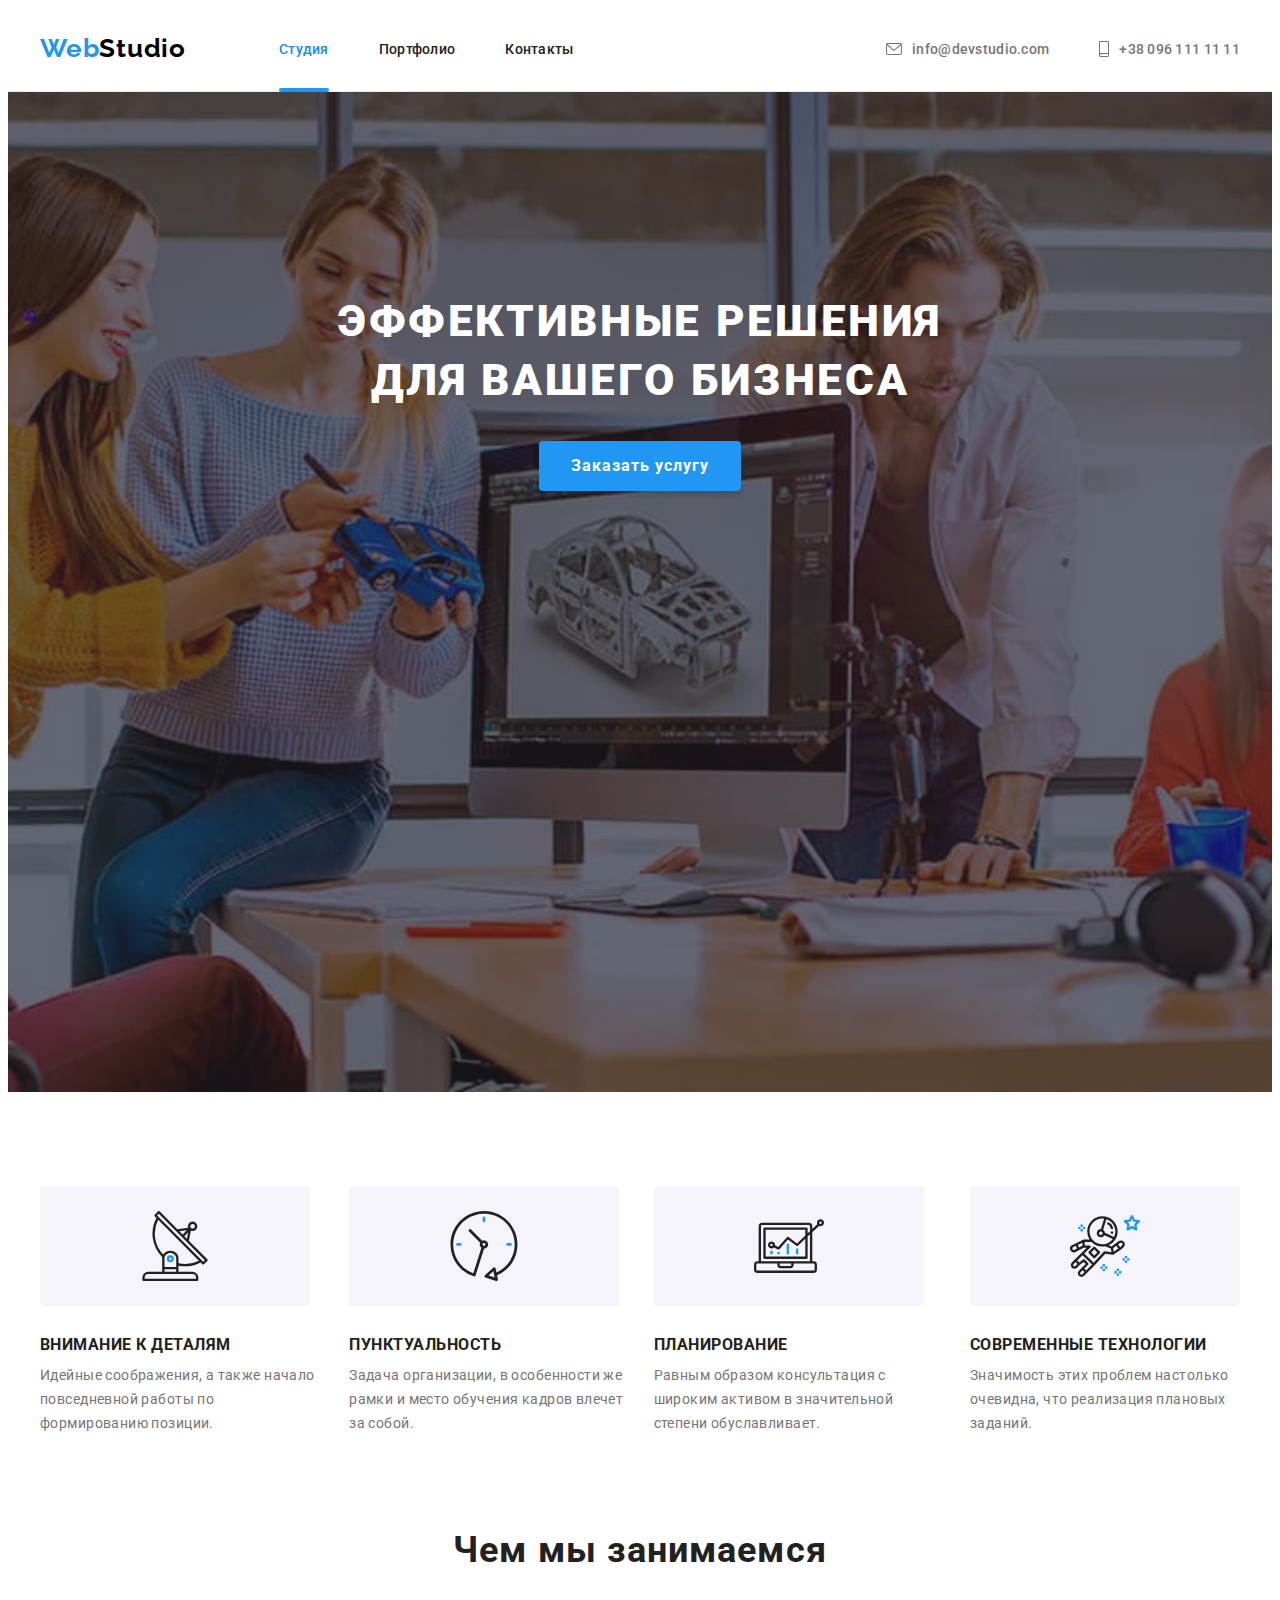
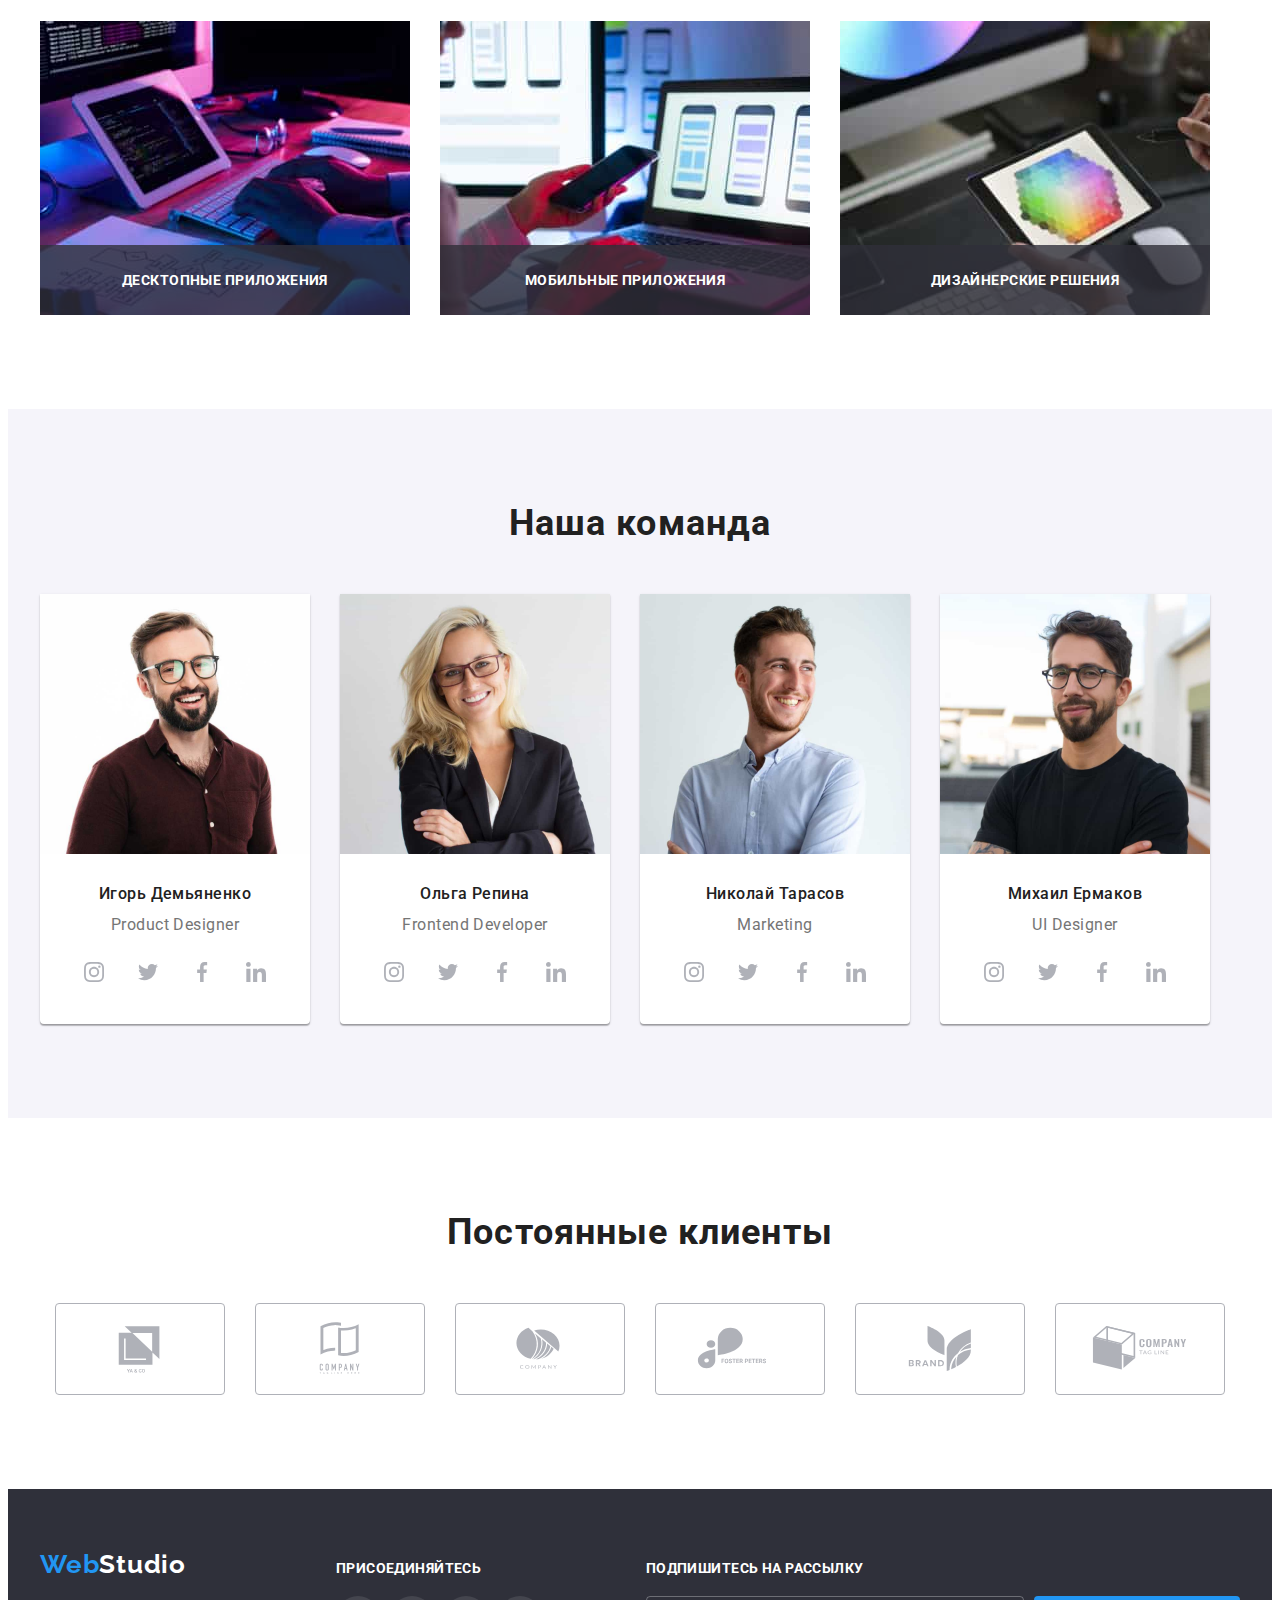
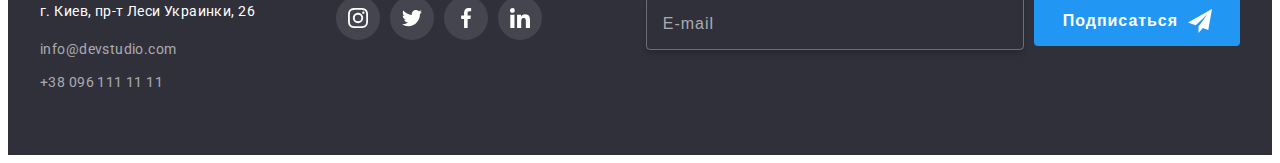
<file: index.html>
<!DOCTYPE html>
<html lang="ru">
  <head>
    <meta charset="UTF-8" />
    <meta http-equiv="X-UA-Compatible" content="IE=edge" />
    <meta name="viewport" content="width=device-width, initial-scale=1.0" />
    <title>Студия</title>
    <link
      rel="stylesheet"
      href="https://cdnjs.cloudflare.com/ajax/libs/modern-normalize/1.1.0/modern-normalize.min.css"
      integrity="sha512-wpPYUAdjBVSE4KJnH1VR1HeZfpl1ub8YT/NKx4PuQ5NmX2tKuGu6U/JRp5y+Y8XG2tV+wKQpNHVUX03MfMFn9Q=="
      crossorigin="anonymous"
      referrerpolicy="no-referrer"
    />

    <link rel="preconnect" href="https://fonts.googleapis.com" />
    <link rel="preconnect" href="https://fonts.gstatic.com" crossorigin />
    <link
      href="https://fonts.googleapis.com/css2?family=Raleway:wght@700&family=Roboto:wght@400;500;700;900&display=swap"
      rel="stylesheet"
    />
    <link rel="stylesheet" href="./css/styles.css" />
  </head>
  <body>
    <!-- Хедер -->
    <header class="header">
      <div class="container header-container">
        <nav class="navigation">
          <a href="./index.html" class="logo"
            ><span class="logo-first-part">Web</span>Studio</a
          >
          <ul class="navigation-list list">
            <li class="navigation-item">
              <a href="./index.html" class="navigation-link active-page"
                >Студия</a
              >
            </li>
            <li class="navigation-item">
              <a href="./portfolio.html" class="navigation-link">Портфолио</a>
            </li>
            <li class="navigation-item">
              <a href="" class="navigation-link">Контакты</a>
            </li>
          </ul>
        </nav>
        <ul class="navigation-list-mail list">
          <li class="navigation-item-mail">
            <a href="mailto:info@devstudio.com" class="navigation-link-mail">
              <svg class="icon-navigation" width="16" height="12">
                <use href="./images/icons.svg#icon-envelope"></use></svg>info@devstudio.com</a>
          </li>
          <li class="navigation-item-mail">
            <a href="tel:+380961111111" class="navigation-link-mail">
              <svg class="icon-navigation" width="10" height="16">
                <use href="./images/icons.svg#icon-smartphone"></use></svg>+38 096 111 11 11</a>
          </li>
        </ul>
      </div>
    </header>

    <main>
      <!-- секция1 -->

      <section class="hero ">
          <div class="container">
              <h1 class="hero-title">
                Эффективные решения <br />
                для вашего бизнеса
              </h1>
              <button type="button" class="hero-btn" data-modal-open>Заказать услугу</button>
            </div>
      </section>

      <!-- секция2 -->

      <section class="features section">
        <div class="container">
          <h2 hidden>Особенности</h2>
          <ul class="features-list list">
            <li class="features-item">
              <div class="features-background-icon">
                <svg class="features-icon" width="70px" height="70px">
                  <use href="./images/icons.svg#icon-features-antenna"></use>
                </svg>
              </div>
              <h3 class="features-title">Внимание к деталям</h3>
              <p class="features-text">
                Идейные соображения, а также начало повседневной работы по
                формированию позиции.
              </p>
            </li>
            <li class="features-item">
              <div class="features-background-icon">
                <svg class="features-icon" width="70px" height="70px">
                  <use href="./images/icons.svg#icon-features-clock"></use>
                </svg>
              </div>
              <h3 class="features-title">Пунктуальность</h3>
              <p class="features-text">
                Задача организации, в особенности же рамки и место обучения
                кадров влечет за собой.
              </p>
            </li>
            <li class="features-item">
              <div class="features-background-icon">
                <svg class="features-icon" width="70px" height="70px">
                  <use href="./images/icons.svg#icon-features-diagram"></use>
                </svg>
              </div>
              <h3 class="features-title">Планирование</h3>
              <p class="features-text">
                Равным образом консультация с широким активом в значительной
                степени обуславливает.
              </p>
            </li>
            <li class="features-item">
              <div class="features-background-icon">
                <svg class="features-icon" width="70px" height="70px">
                  <use href="./images/icons.svg#icon-features-astronaut"></use>
                </svg>
              </div>
              <h3 class="features-title">Современные технологии</h3>
              <p class="features-text">
                Значимость этих проблем настолько очевидна, что реализация
                плановых заданий.
              </p>
            </li>
          </ul>
        </div>
      </section>

      <!-- секция3 -->

      <section class="work work-section">
        <div class="container">
          <h2 class="work-title">Чем мы занимаемся</h2>
          <ul class="work-list list">
            <li class="work-item">
              <div class="work-thumb">
                <img
                src="./images/box1.jpg"
                alt="работа за клавиатурой"
                width="370"
                height="294"
                class="work-img"
              />
              <p class="work-thumb-title">Десктопные приложения</p>
            </div>
            
            </li>
            <li class="work-item">
              <div class="work-thumb">
              <img
                src="./images/box2.jpg"
                alt="работа за ноутбуком"
                width="370"
                height="294"
                class="work-img"
              />
              <p class="work-thumb-title">Мобильные приложения</p>
            </div>
          </li>
            <li class="work-item">
              <div class="work-thumb">
              <img
                src="./images/box3.jpg"
                alt="работа за планшетом"
                width="370"
                height="294"
                class="work-img"
              />
              <p class="work-thumb-title">Дизайнерские решения</p>
            </div>
            </li>
          </ul>
        </div>
      </section>

      <!-- секция4 -->
      <section class="team section">
        <div class="container">
          <h2 class="team-title">Наша команда</h2>
          <ul class="team-list list">
            <li class="team-item">
              <img
                src="./images/product-designer.jpg"
                alt="фото Игоря"
                width="270"
                height="260"
                class="team-img"
              />
              <div class="container-team-img">
                <h3 class="team-name">Игорь Демьяненко</h3>
                <p lang="en" class="team-profession">Product Designer</p>
                <ul class="team-social-list list">
                  <li class="team-social-item">
                    <a href="" class="team-social-link">
                      <svg class="team-social-icon" width="20" height="20">
                        <use href="./images/icons.svg#icon-instagram"></use>
                      </svg>
                    </a>
                  </li>
                  <li class="team-social-item">
                    <a href="" class="team-social-link">
                      <svg class="team-social-icon" width="20" height="20">
                        <use href="./images/icons.svg#icon-twitter"></use>
                      </svg>
                    </a>
                  </li>
                  <li class="team-social-item">
                    <a href="" class="team-social-link">
                      <svg class="team-social-icon" width="20" height="20">
                        <use href="./images/icons.svg#icon-facebook"></use>
                      </svg>
                    </a>
                  </li>
                  <li class="team-social-item">
                    <a href="" class="team-social-link">
                      <svg class="team-social-icon" width="20" height="20">
                        <use href="./images/icons.svg#icon-linkedin"></use>
                      </svg>
                    </a>
                  </li>
                </ul>
              </div>
            </li>
            <li class="team-item">
              <img
                src="./images/frontend-developer.jpg"
                alt="фото Ольги"
                width="270"
                height="260"
                class="team-img"
              />
              <div class="container-team-img">
                <h3 class="team-name">Ольга Репина</h3>
                <p lang="en" class="team-profession">Frontend Developer</p>
                <ul class="team-social-list list">
                  <li class="team-social-item">
                    <a href="" class="team-social-link">
                      <svg class="team-social-icon" width="20" height="20">
                        <use href="./images/icons.svg#icon-instagram"></use>
                      </svg>
                    </a>
                  </li>
                  <li class="team-social-item">
                    <a href="" class="team-social-link">
                      <svg class="team-social-icon" width="20" height="20">
                        <use href="./images/icons.svg#icon-twitter"></use>
                      </svg>
                    </a>
                  </li>
                  <li class="team-social-item">
                    <a href="" class="team-social-link">
                      <svg class="team-social-icon" width="20" height="20">
                        <use href="./images/icons.svg#icon-facebook"></use>
                      </svg>
                    </a>
                  </li>
                  <li class="team-social-item">
                    <a href="" class="team-social-link">
                      <svg class="team-social-icon" width="20" height="20">
                        <use href="./images/icons.svg#icon-linkedin"></use>
                      </svg>
                    </a>
                  </li>
                </ul>
              </div>
            </li>
            <li class="team-item">
              <img
                src="./images/marketing.jpg"
                alt="фото Николая"
                width="270"
                height="260"
                class="team-img"
              />
              <div class="container-team-img">
                <h3 class="team-name">Николай Тарасов</h3>
                <p lang="en" class="team-profession">Marketing</p>
                <ul class="team-social-list list">
                  <li class="team-social-item">
                    <a href="" class="team-social-link">
                      <svg class="team-social-icon" width="20" height="20">
                        <use href="./images/icons.svg#icon-instagram"></use>
                      </svg>
                    </a>
                  </li>
                  <li class="team-social-item">
                    <a href="" class="team-social-link">
                      <svg class="team-social-icon" width="20" height="20">
                        <use href="./images/icons.svg#icon-twitter"></use>
                      </svg>
                    </a>
                  </li>
                  <li class="team-social-item">
                    <a href="" class="team-social-link">
                      <svg class="team-social-icon" width="20" height="20">
                        <use href="./images/icons.svg#icon-facebook"></use>
                      </svg>
                    </a>
                  </li>
                  <li class="team-social-item">
                    <a href="" class="team-social-link">
                      <svg class="team-social-icon" width="20" height="20">
                        <use href="./images/icons.svg#icon-linkedin"></use>
                      </svg>
                    </a>
                  </li>
                </ul>
              </div>
            </li>
            <li class="team-item">
              <img
                src="./images/ui-designer.jpg"
                alt="фото Михаила"
                width="270"
                height="260"
                class="team-img"
              />
              <div class="container-team-img">
                <h3 class="team-name">Михаил Ермаков</h3>
                <p lang="en" class="team-profession">UI Designer</p>
                <ul class="team-social-list list">
                  <li class="team-social-item">
                    <a href="" class="team-social-link">
                      <svg class="team-social-icon" width="20" height="20">
                        <use href="./images/icons.svg#icon-instagram"></use>
                      </svg>
                    </a>
                  </li>
                  <li class="team-social-item">
                    <a href="" class="team-social-link">
                      <svg class="team-social-icon" width="20" height="20">
                        <use href="./images/icons.svg#icon-twitter"></use>
                      </svg>
                    </a>
                  </li>
                  <li class="team-social-item">
                    <a href="" class="team-social-link">
                      <svg class="team-social-icon" width="20" height="20">
                        <use href="./images/icons.svg#icon-facebook"></use>
                      </svg>
                    </a>
                  </li>
                  <li class="team-social-item">
                    <a href="" class="team-social-link">
                      <svg class="team-social-icon" width="20" height="20">
                        <use href="./images/icons.svg#icon-linkedin"></use>
                      </svg>
                    </a>
                  </li>
                </ul>
              </div>
            </li>
          </ul>
        </div>
      </section>
      <!--Секция 5-->
      <section class="clients section">
        <div class="container">
          <h2 class="clients-title">Постоянные клиенты</h2>
          <ul class="clients-list list">
            <li class="clients-item">
              <a class="client-link" href="">
                <svg class="client-icon" width="106" height="60">
                  <use href="./images/icons.svg#icon-client-1"></use>
                </svg>
              </a>
            </li>
            <li class="clients-item">
              <a href="" class="client-link">
                <svg class="client-icon" width="106" height="60">
                  <use href="./images/icons.svg#icon-client-2"></use>
                </svg>
              </a>
            </li>
            <li class="clients-item">
              <a href="" class="client-link">
                <svg class="client-icon" width="106" height="60">
                  <use href="./images/icons.svg#icon-client-3"></use>
                </svg>
              </a>
            </li>
            <li class="clients-item">
              <a href="" class="client-link">
                <svg class="client-icon" width="106" height="60">
                  <use href="./images/icons.svg#icon-client-4"></use>
                </svg>
              </a>
            </li>
            <li class="clients-item">
              <a href="" class="client-link">
                <svg class="client-icon" width="106" height="60">
                  <use href="./images/icons.svg#icon-client-5"></use>
                </svg>
              </a>
            </li>
            <li class="clients-item">
              <a href="" class="client-link">
                <svg class="client-icon" width="106" height="60">
                  <use href="./images/icons.svg#icon-client-6"></use>
                </svg>
              </a>
            </li>
          </ul>
        </div>
      </section>
    </main>

    <!-- подвал -->
    <footer class="footer">
      <div class="container-footer container">
        <div class="container-logo">
          <a href="./index.html" class="footer-logo"
            ><span class="logo-first-part">Web</span>Studio</a
          >
          <address class="footer-address">
            <ul class="address-list list">
              <li class="address-item">
                <p class="address-item-map">г. Киев, пр-т Леси Украинки, 26</p>
              </li>
              <li class="address-item">
                <a href="mailto:info@devstudio.com" class="address-link-mail"
                  >info@devstudio.com</a
                >
              </li>
              <li class="address-item">
                <a href="tel:+380961111111" class="address-link-mail"
                  >+38 096 111 11 11</a
                >
              </li>
            </ul>
          </address>
        </div>
        <div class="footer-social">
          <p class="footer-social-title">присоединяйтесь</p>
          <ul class="footer-social-list list">
            <li class="footer-social-item">
              <a href="" class="footer-social-link">
                <svg class="footer-social-icon" width="20" height="20">
                  <use href="./images/icons.svg#icon-instagram"></use>
                </svg>
              </a>
            </li>
            <li class="footer-social-item">
              <a href="" class="footer-social-link">
                <svg class="footer-social-icon" width="20" height="20">
                  <use href="./images/icons.svg#icon-twitter"></use>
                </svg>
              </a>
            </li>
            <li class="footer-social-item">
              <a href="" class="footer-social-link">
                <svg class="footer-social-icon" width="20" height="20">
                  <use href="./images/icons.svg#icon-facebook"></use>
                </svg>
              </a>
            </li>
            <li class="footer-social-item">
              <a href="" class="footer-social-link">
                <svg class="footer-social-icon" width="20" height="20">
                  <use href="./images/icons.svg#icon-linkedin"></use>
                </svg>
              </a>
            </li>
          </ul>
        </div>
        <div class="footer-mailing">
          <p class="footer-mailing-title">Подпишитесь на рассылку</p>
          <form class="footer-mail-btn">
            <label class="mail-input">
              <input type="email" class="mail-enter" name="email" placeholder="E-mail">
            </label>
            <button type="submit" class="btn-send">Подписаться
              <svg class="btn-send-icon" width="24" height="24">
                <use href="./images/icons.svg#icon-send"></use>
              </svg>
            </button>
          </form>
        </div>
      </div>
    </footer>

    <div class="backdrop is-hidden" data-modal>
      <div class="modal">
        <button type="button" class="modal-close" data-modal-close>
        <svg class="modal-icon" width="18" height="18">
          <use href="./images/icons.svg#icon-close"></use>
        </svg>
      </button>
      <p class="modal-text">Оставьте свои данные, мы вам перезвоним</p>
      
      <form class="form">
        <label class="form-field">Имя<span class="form-wrapper">
            <input class="form-input" type="text" name="name">
            <svg class="form-icon" width="18" height="18">
              <use href="./images/icons.svg#icon-person"></use>
            </svg></span></label>
        <label class="form-field">Телефон<span class="form-wrapper">
          <input class="form-input" type="tel" name="tel" >
          <svg class="form-icon" width="18" height="18">
            <use href="./images/icons.svg#icon-phone"></use>
          </svg></span></label>
        <label class="form-field">Почта
          <span class="form-wrapper">
            <input class="form-input" type="text" name="email">
            <svg class="form-icon" width="18" height="18">
              <use href="./images/icons.svg#icon-email"></use>
            </svg></span></label>

        <label class="form-field">Комментарий<textarea class="form-textarea" name="comment" rows="5" placeholder="Введите текст"></textarea>
        </label>
        <label class="form-field agreement">
          <input class="agreement-checkbox visually-hidden" type="checkbox" name="conditions">
          <svg class="agreement-icon agreement-icon-left" width="16" height="15">
            <use href="./images/icons.svg#icon-check"></use>
          </svg>
          <span class="agreement-label">Соглашаюсь с рассылкой и принимаю <a class="agreement-link" href="#">Условия
              договора</a></span>
        </label>
        <button class="form-btn btn" type="submit">Отправить</button>
      </form>
      </div>
    </div>
    <script src="./js/modal.js"></script>
  </body>
</html>
</file>
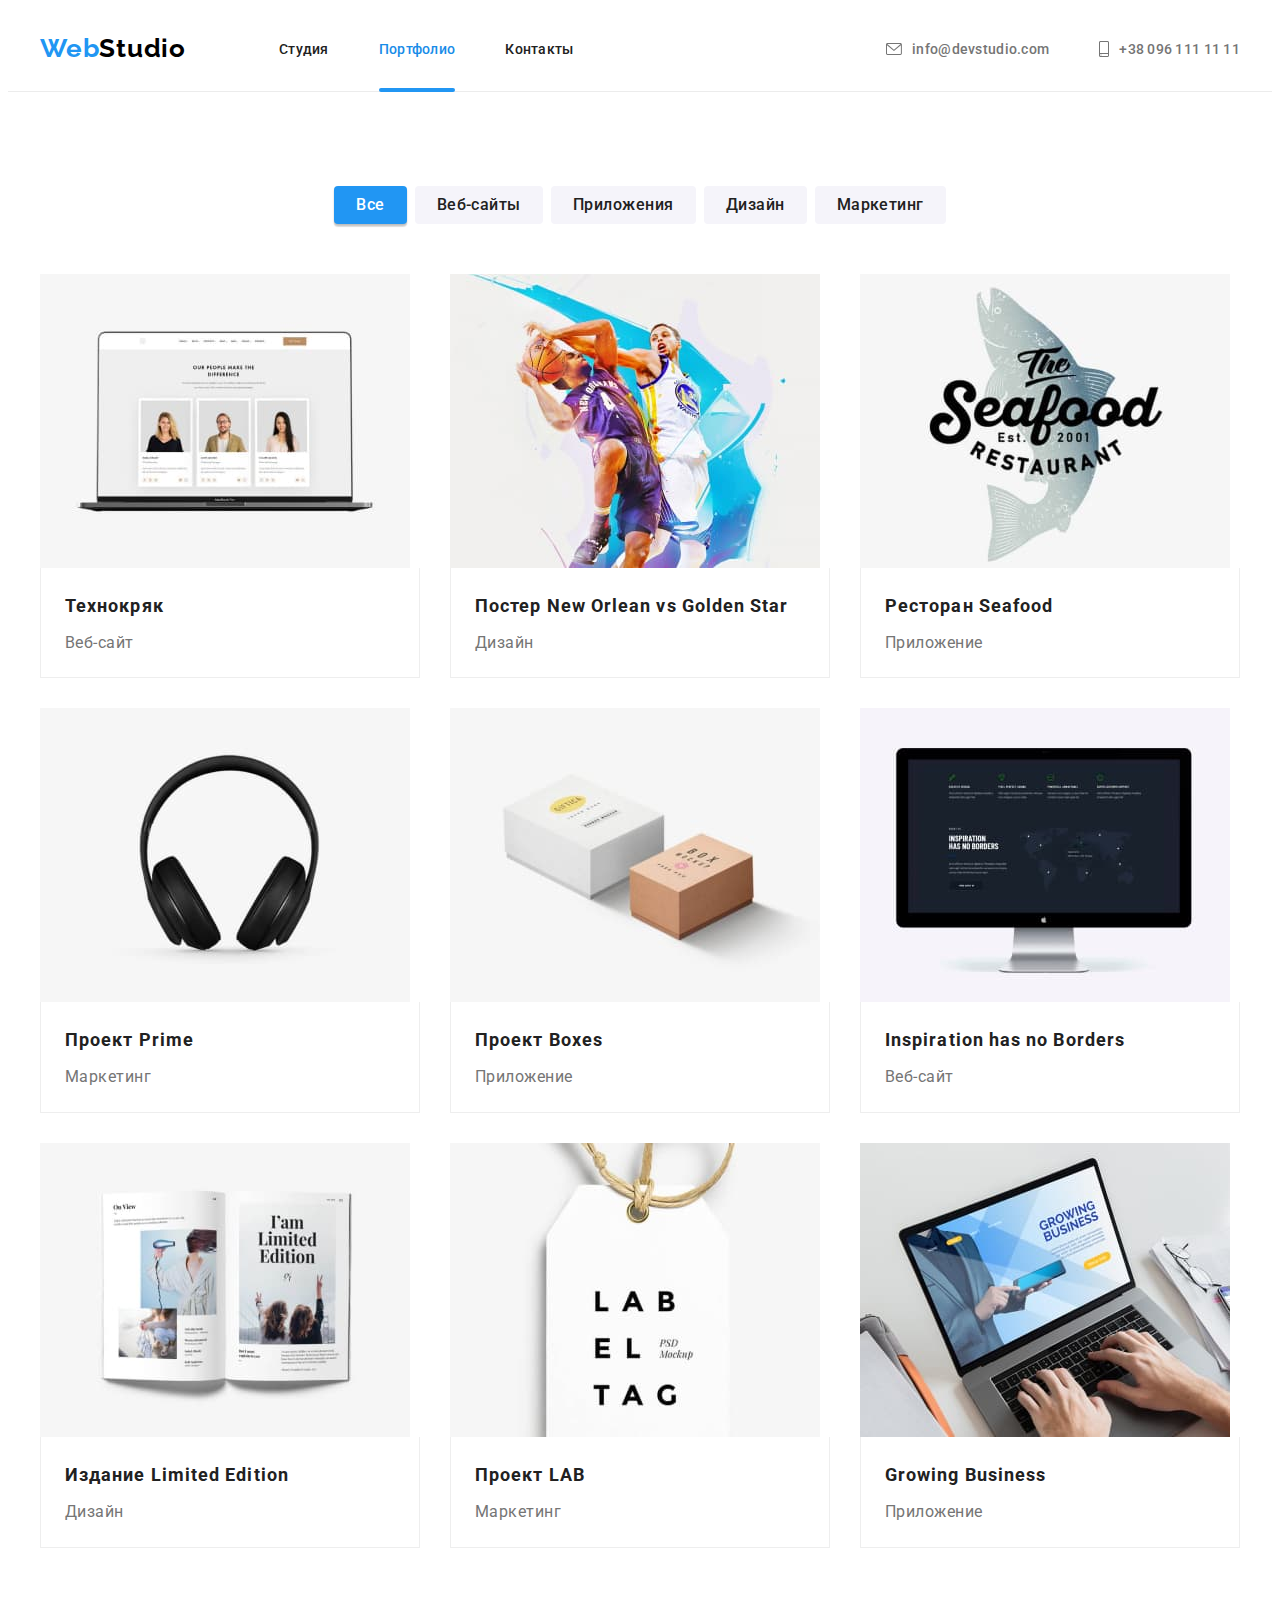
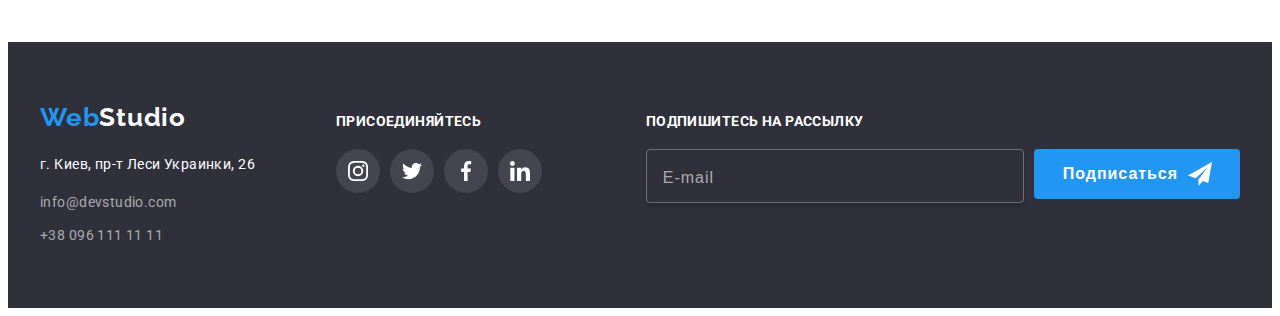
<file: portfolio.html>
<!DOCTYPE html>
<html lang="ru">
  <head>
    <meta charset="UTF-8" />
    <meta http-equiv="X-UA-Compatible" content="IE=edge" />
    <meta name="viewport" content="width=device-width, initial-scale=1.0" />
    <title>Портфолио</title> 
    <link rel="stylesheet" href="https://cdnjs.cloudflare.com/ajax/libs/modern-normalize/1.1.0/modern-normalize.min.css" integrity="sha512-wpPYUAdjBVSE4KJnH1VR1HeZfpl1ub8YT/NKx4PuQ5NmX2tKuGu6U/JRp5y+Y8XG2tV+wKQpNHVUX03MfMFn9Q==" crossorigin="anonymous" referrerpolicy="no-referrer" />
    <link rel="preconnect" href="https://fonts.googleapis.com" />
    <link rel="preconnect" href="https://fonts.gstatic.com" crossorigin />
    <link
      href="https://fonts.googleapis.com/css2?family=Raleway:wght@700&family=Roboto:wght@400;500;700&display=swap"
      rel="stylesheet"
    />
   
    <link rel="stylesheet" href="./css/styles.css" />
  </head>
  <body>
    <!-- Хедер -->
    <header class="header">
      <div class="container header-container">
        <nav class="navigation">
         <a href="./index.html" class="logo"
          ><span class="logo-first-part">Web</span>Studio</a
        > 
        <ul class="navigation-list list">
          <li class="navigation-item">
            <a href="./index.html" class="navigation-link">Студия</a>
          </li>
          <li class="navigation-item">
            <a href="./portfolio.html" class="navigation-link active-page">Портфолио</a>
          </li>
          <li class="navigation-item">
            <a href="" class="navigation-link">Контакты</a>
          </li>
        </ul>
      </nav>
      <ul class="navigation-list-mail list">
        <li class="navigation-item-mail">
          <a href="mailto:info@devstudio.com" class="navigation-link-mail">
            <svg class="icon-navigation" width="16" height="12">
              <use href="./images/icons.svg#icon-envelope"></use></svg>info@devstudio.com</a>
        </li>
        <li class="navigation-item-mail">
          <a href="tel:+380961111111" class="navigation-link-mail">
            <svg class="icon-navigation" width="10" height="16">
              <use href="./images/icons.svg#icon-smartphone"></use></svg>+38 096 111 11 11</a>
        </li>
      </ul>
  </div>
    </header>
    <!--Список услуг-->
    <main >
      <section class="filtres section">
        <div class="container">
        <h1 class="visually-hidden">Список услуг</h1>
          <ul class="filtres-list list">
            <li class="filtres-item"><button type="button" class="filtres-btn current-btn">Все</button></li>
            <li class="filtres-item"><button type="button" class="filtres-btn">Веб-сайты</button></li>
            <li class="filtres-item"><button type="button" class="filtres-btn">Приложения</button></li>
            <li class="filtres-item"><button type="button" class="filtres-btn">Дизайн</button></li>
            <li class="filtres-item"><button type="button" class="filtres-btn">Маркетинг</button></li>
        </ul>
        
        <ul class="portfolio-list list">
          <li class="portfolio-item">
            <a href="" class="portfolio-link">
              <div class="portfolio-thumb">
              <img
                src="./images/portfolio-img1.jpg"
                alt="веб сайт Технокряк"
                width="370"
                height="294"
                class="portfolio-img"
              />
              <div class="portfolio-overlay">           
              <p class="portfolio-description">Технокряк это современная площадка распространения коронавируса. Компании используют эту платформу для цифрового шпионажа и атак на защищённые сервера конкурентов.
              </p>
            </div>
              </div>
              <div class="portfolio-box">
              <h2 class="portfolio-title">Технокряк</h2>
              <p class="portfolio-text">Веб-сайт</p>
            </div>
            </a>
          </li>
          <li class="portfolio-item">
            <a href="" class="portfolio-link">
              <div class="portfolio-thumb">
              <img
                src="./images/portfolio-img2.jpg"
                alt="Постер Нового Орлеана"
                width="370"
                height="294"
                class="portfolio-img"
              />
              <div class="portfolio-overlay"> 
              <p class="portfolio-description">Технокряк это современная площадка распространения коронавируса. Компании используют эту платформу для цифрового шпионажа и атак на защищённые сервера конкурентов.

              </p>
            </div>
              </div>
              <div class="portfolio-box">
              <h2 class="portfolio-title">Постер <span lang="en">New Orlean vs Golden Star</span></h2>
              <p class="portfolio-text">Дизайн</p>
            </div>
            </a>
          </li>
          <li class="portfolio-item">
            <a href="" class="portfolio-link">
              <div class="portfolio-thumb">
              <img
                src="./images/portfolio-img3.jpg"
                alt="Ресторан морской еды"
                width="370"
                height="294"
                class="portfolio-img"
              />
              <div class="portfolio-overlay"> 
              <p class="portfolio-description">Технокряк это современная площадка распространения коронавируса. Компании используют эту платформу для цифрового шпионажа и атак на защищённые сервера конкурентов.

              </p>
            </div>
              </div>
              <div class="portfolio-box">
              <h2 class="portfolio-title">Ресторан <span lang="en">Seafood</span></h2>
              <p class="portfolio-text">Приложение</p>
            </div>
            </a>
          </li>
          <li class="portfolio-item">
            <a href="" class="portfolio-link">
              <div class="portfolio-thumb">
              <img
                src="./images/portfolio-img4.jpg"
                alt="проект прайм"
                width="370"
                height="294"
                class="portfolio-img"
              />
              <div class="portfolio-overlay"> 
              <p class="portfolio-description">Технокряк это современная площадка распространения коронавируса. Компании используют эту платформу для цифрового шпионажа и атак на защищённые сервера конкурентов.

              </p>
            </div>
              </div>
              <div class="portfolio-box">
              <h2 class="portfolio-title">Проект <span lang="en">Prime</span></h2>
              <p class="portfolio-text">Маркетинг</p>
            </div>
            </a>
          </li>
          <li class="portfolio-item">
            <a href="" class="portfolio-link">
              <div class="portfolio-thumb">
              <img
                src="./images/portfolio-img5.jpg"
                alt="проект боксу"
                width="370"
                height="294"
                class="portfolio-img"
              />
              <div class="portfolio-overlay"> 
              <p class="portfolio-description">Технокряк это современная площадка распространения коронавируса. Компании используют эту платформу для цифрового шпионажа и атак на защищённые сервера конкурентов.

              </p>
            </div>
              </div>
              <div class="portfolio-box">
              <h2 class="portfolio-title">Проект <span lang="en">Boxes</span></h2>
              <p class="portfolio-text">Приложение</p>
            </div>
            </a>
          </li>
          <li class="portfolio-item">
            <a href="" class="portfolio-link">
              <div class="portfolio-thumb">
              <img
                src="./images/portfolio-img6.jpg"
                alt="проект веб-сайту"
                width="370"
                height="294"
                class="portfolio-img"
              />
              <div class="portfolio-overlay"> 
              <p class="portfolio-description">Технокряк это современная площадка распространения коронавируса. Компании используют эту платформу для цифрового шпионажа и атак на защищённые сервера конкурентов.

              </p>
            </div>
          </div>
              <div class="portfolio-box">
              <h2 lang="en" class="portfolio-title">Inspiration has no Borders</h2>
              <p class="portfolio-text">Веб-сайт</p>
            </div>
            </a>
          </li>
          <li class="portfolio-item">
            <a href="" class="portfolio-link">
              <div class="portfolio-thumb">
              <img
                src="./images/portfolio-img7.jpg"
                alt="Дизайн издания"
                width="370"
                height="294"
                class="portfolio-img"
              />
              <div class="portfolio-overlay"> 
              <p class="portfolio-description">Технокряк это современная площадка распространения коронавируса. Компании используют эту платформу для цифрового шпионажа и атак на защищённые сервера конкурентов.

              </p>
            </div>
              </div>
              <div class="portfolio-box">
              <h2 class="portfolio-title">Издание <span lang="en">Limited Edition</span></h2>
              <p class="portfolio-text">Дизайн</p>
            </div>
            </a>
          </li>
          <li class="portfolio-item">
            <a href="" class="portfolio-link">
              <div class="portfolio-thumb">
              <img
                src="./images/portfolio-img8.jpg"
                alt="проект ЛАБ"
                width="370"
                height="294"
                class="portfolio-img"
              />
              <div class="portfolio-overlay"> 
              <p class="portfolio-description">Технокряк это современная площадка распространения коронавируса. Компании используют эту платформу для цифрового шпионажа и атак на защищённые сервера конкурентов.

              </p>
            </div>
              </div>
              <div class="portfolio-box">
              <h2 class="portfolio-title">Проект <span lang="en">LAB</span></h2>
              <p class="portfolio-text">Маркетинг</p>
            </div>
            </a>
          </li>
          <li class="portfolio-item">
            <a href="" class="portfolio-link">
              <div class="portfolio-thumb">
              <img
                src="./images/portfolio-img9.jpg"
                alt="проект ЛАБ"
                width="370"
                height="294"
                class="portfolio-img"
              />
              <div class="portfolio-overlay"> 
              <p class="portfolio-description">Технокряк это современная площадка распространения коронавируса. Компании используют эту платформу для цифрового шпионажа и атак на защищённые сервера конкурентов.

              </p>
            </div>
              </div>
              <div class="portfolio-box">
              <h2 lang="en" class="portfolio-title">Growing Business</h2>
              <p class="portfolio-text">Приложение</p>
            </div>
            </a>
          </li>
        </ul>
      </div>
      </section>
    </main>

    <!-- подвал -->
    <footer class="footer">
      <div class="container-footer container">
        <div class="container-logo">
          <a href="./index.html" class="footer-logo"
            ><span class="logo-first-part">Web</span>Studio</a
          >
          <address class="footer-address">
            <ul class="address-list list">
              <li class="address-item">
                <p class="address-item-map">г. Киев, пр-т Леси Украинки, 26</p>
              </li>
              <li class="address-item">
                <a href="mailto:info@devstudio.com" class="address-link-mail"
                  >info@devstudio.com</a
                >
              </li>
              <li class="address-item">
                <a href="tel:+380961111111" class="address-link-mail"
                  >+38 096 111 11 11</a
                >
              </li>
            </ul>
          </address>
        </div>
        <div class="footer-social">
          <p class="footer-social-title">присоединяйтесь</p>
          <ul class="footer-social-list list">
            <li class="footer-social-item">
              <a href="" class="footer-social-link">
                <svg class="footer-social-icon" width="20" height="20">
                  <use href="./images/icons.svg#icon-instagram"></use>
                </svg>
              </a>
            </li>
            <li class="footer-social-item">
              <a href="" class="footer-social-link">
                <svg class="footer-social-icon" width="20" height="20">
                  <use href="./images/icons.svg#icon-twitter"></use>
                </svg>
              </a>
            </li>
            <li class="footer-social-item">
              <a href="" class="footer-social-link">
                <svg class="footer-social-icon" width="20" height="20">
                  <use href="./images/icons.svg#icon-facebook"></use>
                </svg>
              </a>
            </li>
            <li class="footer-social-item">
              <a href="" class="footer-social-link">
                <svg class="footer-social-icon" width="20" height="20">
                  <use href="./images/icons.svg#icon-linkedin"></use>
                </svg>
              </a>
            </li>
          </ul>
        </div>
        <div class="footer-mailing">
          <p class="footer-mailing-title">Подпишитесь на рассылку</p>
          <form class="footer-mail-btn">
            <label class="mail-input">
              <input type="email" class="mail-enter" name="email" placeholder="E-mail">
            </label>
            <button type="submit" class="btn-send">Подписаться
              <svg class="btn-send-icon" width="24" height="24">
                <use href="./images/icons.svg#icon-send"></use>
              </svg>
            </button>
          </form>
        </div>
      </div>
    </footer>
  </body>
</html>
</file>
<file: css/styles.css>
:root {
  --logo-text-color: #000000;
  --button-hero-footter-color: #ffffff;
  --accent-color: #2196f3;
  --team-background-color: #f5f4fa;
  --button-color-accent: #188ce8;
  --title-text-color: #212121;
  --text-color: #757575;
  --footer-background-color: #2f303a;
  --footer-color-mail-tel: rgba(255, 255, 255, 0.6);
  --color-link: #afb1b8;
}

body {
  font-family: "Roboto", sans-serif;
  font-size: 14px;
  color: var(--title-text-color);
  background-color: var(--button-hero-footter-color);
}

h1,
h2,
h3,
h4,
h5,
h6 {
  margin: 0;
}

ul {
  margin: 0;
  padding: 0;
}

img {
  display: block;
  max-width: 100%;
  height: auto;
}

a {
  text-decoration: none;
}

.list {
  list-style: none;
  padding: 0;
}

.section {
  padding-top: 94px;
  padding-bottom: 94px;
}

.visually-hidden {
  position: absolute;
  clip: rect(0 0 0 0);
  width: 1px;
  height: 1px;
  margin: -1px;
  border: 0;
  padding: 0;
  overflow: hidden;
}


/* хедер */

.header {
  border-bottom: 1px solid #ececec;
}

.container {
  width: 1200px;
  padding: 0 15px;
  margin: 0 auto;
}

.header-container {
  display: flex;
  align-items: center;
}
.navigation {
  display: flex;
  align-items: center;
}

.logo {
  padding-top: 24px;
  padding-bottom: 25px;
  margin-right: 93px;
  font-family: "Raleway", sans-serif;
  font-weight: bold;
  font-size: 26px;
  line-height: calc(31 / 26);
  letter-spacing: 0.03em;
  color: var(--logo-text-color);
}

.logo-first-part {
  color: var(--accent-color);
}

.navigation-list {
  display: flex;
}

.navigation-item + .navigation-item {
  margin-left: 50px;
}

.navigation-link {
  display: block;
  padding-top: 32px;
  padding-bottom: 32px;
  font-weight: 500;
  line-height: calc(16 / 12);
  letter-spacing: 0.02em;
  color: var(--title-text-color);
  transition:  color 250ms cubic-bezier(0.4, 0, 0.2, 1);
}

.navigation-link:hover,
.navigation-link:focus {
  color: var(--accent-color);
}

.navigation-list-mail {
  display: flex;
  margin-left: auto;
}

.navigation-item-mail + .navigation-item-mail {
  margin-left: 50px;
}

.navigation-link-mail {
  display: flex;
  align-items: center;
  justify-content: center;
  padding-top: 32px;
  padding-bottom: 32px;
  font-weight: 500;
  line-height: calc(16 / 14);
  letter-spacing: 0.02em;
  color: var(--text-color);
  transition: color 250ms cubic-bezier(0.4, 0, 0.2, 1);

}
.navigation-link-mail:hover,
.navigation-link-mail:focus {
  color: var(--accent-color);
  fill: var(--accent-color);
}
.icon-navigation {
  display: flex;
  margin-right: 10px;
  fill: currentColor;
}

.active-page {
  color: var(--button-color-accent);
  position: relative;
}

.active-page::after {
  position: absolute;
  left: 0;
  bottom: -1px;
  display: flex;
  content: '';
  width: 100%;
  height: 4px;
  border-radius: 4px;
  background-color: var(--accent-color);
  
  transition: opacity 250ms cubic-bezier(0.4, 0, 0.2, 1);
  
}
/* Герой */

/* задаємо колір фону, щоб було видно заголовок */


.hero {
  background: var(--footer-background-color);
  text-align: center;
  padding-top: 200px;
  padding-bottom: 200px;
  max-width: 1600px;
  height: 600px;
  margin: 0 auto;
  background-image: linear-gradient(to right, 
  rgba(47, 48, 58, 0.4), rgba(47, 48, 58, 0.4)),
    url(../images/background-team.jpg);

  background-repeat: no-repeat;
  background-position: center;
  background-size: cover;
}


.hero-title {
  text-align: center;
  margin-bottom: 30px;
 
  font-weight: 900;
  font-size: 44px;
  line-height: 1.36;
  letter-spacing: 0.06em;
  text-transform: uppercase;

  color: var(--button-hero-footter-color);
}
.hero-btn {
  padding: 10px 32px;
  min-width: 200px;
  height: 50px;
  font-family: inherit;
  font-weight: 700;
  font-size: 16px;
  line-height: 1.87;
  letter-spacing: 0.06em;
  cursor: pointer;
  border: none;
  background-color: var(--accent-color);
  box-shadow: 0px 4px 4px rgba(0, 0, 0, 0.15);
  border-radius: 4px;
  color: var(--button-hero-footter-color);
  transition: background-color 250ms cubic-bezier(0.4, 0, 0.2, 1);
}

.hero-btn:hover,
.hero-btn:focus {
  background-color: var(--button-color-accent);
}

/* Особенности */

.features-list {
  display: flex;
}

.features-item + .features-item {
  margin-left: 30px;
}

.features-background-icon {
  display: flex;
  width: 270px;
  height: 120px;
  border-radius: 4px;
  margin-bottom: 30px;
  background-color: var(--team-background-color);
  justify-content: center;
  align-items: center;
}

.features-title {
  font-weight: 700;
  line-height: calc(16 / 14);
  letter-spacing: 0.03em;
  text-transform: uppercase;
}

.features-title {
  margin-bottom: 10px;
}

.features-text {
  margin: 0;
  font-weight: normal;
  line-height: 1.71;
  letter-spacing: 0.03em;
  color: var(--text-color);
}

/* Работа */

.work-section {
  padding-bottom: 94px;
}

.work-title,
.team-title,
.clients-title {
  margin-bottom: 50px;
  text-align: center;
  font-size: 36px;
  font-weight: 700;
  line-height: calc(16 / 14);
  letter-spacing: 0.03em;
}

.work-list {
  display: flex;
}

.work-item + .work-item {
  margin-left: 30px;
}

.work-thumb {
  position: relative;
}

.work-thumb-title {
  
  position: absolute;
  bottom: 0;

  display: flex;
  justify-content: center;
  align-items: center;

  margin: 0;

  height: 70px;
  width: 100%;
  font-weight: 700;
  line-height: calc(16 / 14);
  letter-spacing: 0.03em;
  text-transform: uppercase;
  background-color: rgba(47, 48, 58, 0.8);
  color: var(--button-hero-footter-color);
}


/* наша команда */

.team {
  background-color: var(--team-background-color);
}

.team-list {
  display: flex;
}

.team-item {
  box-shadow: 0px 1px 3px rgba(0, 0, 0, 0.12), 0px 1px 1px rgba(0, 0, 0, 0.14),
    0px 2px 1px rgba(0, 0, 0, 0.2);
  border-radius: 0px 0px 4px 4px;
  background-color: var(--button-hero-footter-color);
}

.team-item + .team-item {
  margin-left: 30px;
}

.container-team-img {
  padding: 30px 32px;
  text-align: center;
}

.team-name {
  margin-bottom: 10px;
  font-weight: 500;
  font-size: 16px;
  line-height: calc(19 / 15);
  letter-spacing: 0.03em;
}

.team-profession {
  margin-top: 0;
  margin-bottom: 16px;
  font-size: 16px;
  line-height: calc(19 / 16);
  letter-spacing: 0.03em;
  color: var(--text-color);
}

.team-social-list {
  display: flex;
  justify-content: center;
  align-items: center;
}

.team-social-item + .team-social-item {
  margin-left: 10px;
}

.team-social-link {
  width: 44px;
  height: 44px;
  border-radius: 50%;
  display: flex;
  justify-content: center;
  align-items: center;
  fill: var(--color-link);
  transition: background-color 250ms cubic-bezier(0.4, 0, 0.2, 1), fill 250ms cubic-bezier(0.4, 0, 0.2, 1);

}



.team-social-link:hover,
.team-social-link:focus {

  background-color: var(--accent-color);
  fill: var(--button-hero-footter-color);
}

/* Секция 5 */

.clients-list {
  display: flex;
  align-items: center;
  justify-content: center;
}

.clients-item + .clients-item {
  margin-left: 30px;
}

.client-link {
  display: flex;
  width: 170px;
  height: 92px;
  align-items: center;
  justify-content: center;
  border: 1px solid var(--color-link);
  box-sizing: border-box;
  border-radius: 4px;
  fill: var(--color-link);
  transition: border-color 250ms cubic-bezier(0.4, 0, 0.2, 1), fill 250ms cubic-bezier(0.4, 0, 0.2, 1);

}

.client-link:hover,
.client-link:focus {
  border-color: var(--accent-color);
  fill: var(--accent-color);
}

/* футер */

.footer {
  background-color: var(--footer-background-color);
  padding-top: 60px;
  padding-bottom: 60px;
 
}

.container-footer {
  display: flex;
  align-items: baseline;
  justify-content: space-between;
  
}

.container-logo {
  margin-right: 70px;
  
}

.footer-logo {
  
  font-family: "Raleway", sans-serif;
  font-weight: 700;
  font-size: 26px;
  line-height: calc(31 / 26);
  letter-spacing: 0.03em;
  color: var(--button-hero-footter-color);
}

.address-list {

  margin-top: 20px;
  font-style: normal;
  font-weight: normal;
  line-height: 1.71;
  letter-spacing: 0.03em;
}

.address-item {
  margin-bottom: 9px;
}

.address-item:last-child {
  margin-bottom: 0;
}

.address-item-map {
  margin-top: 0;
  color: var(--button-hero-footter-color);
}

.address-link-mail {
  color: var(--footer-color-mail-tel);
  transition: color 250ms cubic-bezier(0.4, 0, 0.2, 1);
}

.address-link-mail:hover,
.address-link-mail:focus {
  color: var(--accent-color);
}

.footer-social-list {
  display: flex;
  justify-content: center;
  align-items: center;
}
.footer-social-title, .footer-mailing-title {
  font-weight: 700;
  line-height: calc(16 / 14);
  letter-spacing: 0.03em;
  text-transform: uppercase;
  color: var(--button-hero-footter-color);
  margin-bottom: 20px;
  margin-top: 0;
}

.footer-social-list {
display: flex;
justify-content: center;
align-items: center;

}

.footer-social-item + .footer-social-item {
  margin-left: 10px;
}

.footer-social-link {
  width: 44px;
  height: 44px;
  border-radius: 50%;
  display: flex;
  justify-content: center;
  align-items: center;
  background-color: rgba(255, 255, 255, 0.1);
  fill: var(--button-hero-footter-color);
  transition: background-color 250ms cubic-bezier(0.4, 0, 0.2, 1);


}

.footer-social-link:hover,
.footer-social-link:focus {
  background-color: var(--accent-color);
}

.footer-mailing {
  margin-left: 93px;

}
.footer-mailing-title {
  margin-bottom: 20px;
}

.footer-mail-btn {
  display: flex;
}

.mail-enter {
  min-width: 358px;
  height: 50px;
  border: 1px solid rgba(255, 255, 255, 0.3);
  border-radius: 4px;
  box-shadow: 0px 4px 4px rgba(0, 0, 0, 0.15);
  background-color: transparent;
  padding-left: 16px;
  font-size: 20px;
  letter-spacing: 0.06em;
  color: var(--button-hero-footter-color);
  transition: border-color 250ms cubic-bezier(0.075, 0.82, 0.165, 1);
}

.mail-enter::placeholder {
  font-size: 16px;
  line-height: 1.25;
  letter-spacing: 0.06em;
  color: rgba(255, 255, 255, 0.6);
}

.mail-enter:focus {
  border-color: var(--accent-color);
  outline: none;
}

.btn-send {
  display: inline-flex;
  justify-content: center;
  align-items: center;
  margin-left: 10px;
  padding: 10px 28px 10px 29px;
  min-width: 200px;
  height: 50px;
  font-weight: 700;
  font-size: 16px;
  line-height: 1.87;
  letter-spacing: 0.06em;
  cursor: pointer;
  border: none;
  background-color: var(--accent-color);
  border-radius: 4px;
  color: var(--button-hero-footter-color);
  transition: 
      background-color 250ms cubic-bezier(0.4, 0, 0.2, 1), 
      box-shadow 250ms cubic-bezier(0.4, 0, 0.2, 1);
}

.btn-send-icon {

  margin-left: 10px;
  fill: currentColor;
}

.btn-send:hover {
  background-color: var(--button-color-accent);
  box-shadow: 0px 4px 4px rgba(0, 0, 0, 0.15);
}

/* портфолио */

.filtres-list {
  display: flex;
  justify-content: center;
}

.filtres-item + .filtres-item {
  margin-left: 8px;
}

.filtres-btn {
  padding: 6px 22px;
  font-family: inherit;
  background-color: var(--team-background-color);
  font-weight: 500;
  font-size: 16px;
  line-height: 1.62;
  text-align: center;
  letter-spacing: 0.03em;
  border: none;
  border-radius: 4px;
  cursor: pointer;
  color: var(--title-text-color);
  transition: 
    background-color 250ms cubic-bezier(0.4, 0, 0.2, 1), 
    color 250ms cubic-bezier(0.4, 0, 0.2, 1), 
    box-shadow 250ms cubic-bezier(0.4, 0, 0.2, 1);

}

.filtres-btn:hover,
.filtres-btn:focus {
    background-color: var(--accent-color);
    color: var(--button-hero-footter-color);
    box-shadow: 
              0px 3px 1px rgba(0, 0, 0, 0.1), 
              0px 1px 2px rgba(0, 0, 0, 0.08),
              0px 2px 2px rgba(0, 0, 0, 0.12);
  
}

.current-btn {
  color: var(--button-hero-footter-color);
  box-shadow: 0px 3px 1px rgba(0, 0, 0, 0.1), 0px 1px 2px rgba(0, 0, 0, 0.08),
    0px 2px 2px rgba(0, 0, 0, 0.12);
  background-color: var(--accent-color);
}

.filtres-list {
  display: flex;
  margin-bottom: 50px;
}

.portfolio-list {
  display: flex;
  flex-wrap: wrap;
}

.portfolio-item {

  flex-basis: calc((100% - 60px) / 3);
  margin-right: 30px;
  margin-bottom: 30px;
}

.portfolio-item:nth-child(3n) {
  margin-right: 0;
}

.portfolio-item:nth-last-child(-n + 3) {
  margin-bottom: 0;
}

.portfolio-link {
  display: block;
  color: var(--title-text-color);
  transition: box-shadow 250ms cubic-bezier(0.4, 0, 0.2, 1);

}

.portfolio-link:hover,
.portfolio-link:focus {
    box-shadow: 
              6px 1px 4px rgba(0, 0, 0, 0.16), 
              4px 0px 4px rgba(0, 0, 0, 0.06),
              1px 0px 1px rgba(0, 0, 0, 0.12);

}

/* ------------Overlay---------- */

.portfolio-link:focus .portfolio-overlay,
.portfolio-link:hover .portfolio-overlay {
  
  opacity: 1;
  transform: translateY(0);
}

.portfolio-thumb {
  position: relative;
  overflow: hidden;
}
.portfolio-overlay {
  position: absolute;
  left: 0;
  bottom: 0;
  width: 100%;
  height: 100%;
  background-color: rgba(33, 150, 243, 0.9);

  opacity: 0;
  transform: translateY(100%);
  transition: 
            transform 250ms cubic-bezier(0.4, 0, 0.2, 1),
            opacity 250ms cubic-bezier(0.4, 0, 0.2, 1);
}

.portfolio-description {
  font-size: 18px;
  line-height: 1.56;
  letter-spacing: 0.03em;
  padding: 63px 24px;
  color: var(--button-hero-footter-color);
}

/* ---------------End overlay---------- */

.portfolio-img {
  display: block;
}

.portfolio-box {
  padding: 20px 24px;
  border: 1px solid #eeeeee;
  border-top: none;
}

.portfolio-title {
  margin-bottom: 4px;
  font-weight: 700;
  font-size: 18px;
  line-height: 2;
  letter-spacing: 0.06em;
  color: var(--title-text-color);
}

.portfolio-text {
  margin-top: 0;
  margin-bottom: 0;
  font-size: 16px;
  line-height: 1.87;
  letter-spacing: 0.03em;
  color: var(--text-color);
}

/* Модальное окно */

.backdrop {
  position: fixed;
  top: 0;
  left: 0;
  width: 100%;
  height: 100%;

  background-color: rgba(0, 0, 0, 0.2);
visibility: visible;
opacity: 1;
transition: opacity 250ms cubic-bezier(0.4, 0, 0.2, 1), visibility 250ms linear;
}

.backdrop.is-hidden {
  visibility: hidden;
  opacity: 0;
  pointer-events: none;

}

.modal {
  position: absolute;
  top: 50%;
  left: 50%;
  transform: translate(-50%, -50%) scale(1);
  width: 528px;
  height: 581px;
  background-color: var(--button-hero-footter-color);
  border-radius: 4px;
  padding: 40px;
  opacity: 1;
  box-shadow: 1px 0px 2px rgba(0, 0, 0, 0.2), 1px 0px 1px rgba(0, 0, 0, 0.14),
  3px 0px 1px rgba(0, 0, 0, 0.12);
  transition: transform 250ms cubic-bezier(0.4, 0, 0.2, 1), opacity 250ms cubic-bezier(0.4, 0, 0.2, 1) ;

  
}

.backdrop.is-hidden .modal {
  transform: translate(-50%, -50%) scale(1.5);
  opacity: 0;
}

.modal-close {
  position: absolute;
  top: 8px;
  right: 8px;
  display: flex;
  justify-content: center;
  align-items: center;
  padding: 0;
  width: 30px;
  height: 30px;
  cursor: pointer;
  border: 1px solid rgba(0, 0, 0, 0.1);
  border-radius: 50%;
  background-color: var(--button-hero-footter-color);
  transition: fill 250ms cubic-bezier(0.4, 0, 0.2, 1);

}

.modal-close:hover,
.modal-close:focus {
  fill: var(--accent-color);
}

.modal-text {
  font-size: 20px;
  font-weight: 700;
  letter-spacing: 0.03em;
  line-height: calc(23 / 20);
  text-align: center;
  color: var(--title-text-color);
  margin-bottom: 12px;
  margin-top: 0;
}

/* <--Форма--> */

.form-field {
  position: relative;
  display: block;
  font-size: 12px;
  line-height: 1.17;
  letter-spacing: 0.01em;
  color: var(--text-color);
  margin-bottom: 10px;
}

.form-field:nth-last-of-type(2) {
  margin-bottom: 20px;
}

.form-field:last-of-type {
  margin-bottom: 30px;
}

.form-wrapper {
  position: relative;
  display: block;
  margin-top: 4px;
}

.form-icon {
  position: absolute;
  top: 11px;
  left: 12px;
  transition: fill 250ms cubic-bezier(0.4, 0, 0.2, 1);
  
}

.form-textarea,
.form-input {
  display: block;
  width: 100%;
  height: 40px;
  padding-left: 42px;
  border: 1px solid rgba(33, 33, 33, 0.2);
  border-radius: 4px;
  transition: border-color 250ms cubic-bezier(0.4, 0, 0.2, 1);

}

.form-textarea:focus,
.form-input:focus {
  border-color: var(--accent-color);
  outline: none;
}

.form-input:focus + .form-icon {
  fill: var(--accent-color);
}

.form-textarea {
  height: 120px;
  resize: none;
  padding: 12px 16px;

}

.form-textarea::placeholder {
  font-size: 12px;
  line-height: 1.17; 
  letter-spacing: 0.01em;
  color: rgba(117, 117, 117, 0.5);
}

.agreement-checkbox:focus + .agreement-icon {
  outline: 1px solid var(--accent-color);
}

.agreement-checkbox:checked + .agreement-icon {
  border-color: var(--accent-color);
  background-color: var(--accent-color);
}
.agreement {
  display: flex;
  justify-content: center;
  align-items: center;
}
.agreement-icon {
  border: 1.8px solid var(--title-text-color);
  border-radius: 2px;
  transition: border-color 250ms cubic-bezier(0.4, 0, 0.2, 1), background-color 250ms cubic-bezier(0.4, 0, 0.2, 1);
}

.agreement-icon-left {
  margin-right: 7px;
}
.agreement-label {
  font-size: 14px;
  line-height: 1.71;
  letter-spacing: 0.03em;
}
.agreement-link {
  text-decoration: underline;
  color: var(--accent-color);
}

.form-btn {
  display: block;
  margin-left: auto;
  margin-right: auto;
}
.btn {
  padding: 10px 32px;
  min-width: 200px;
  height: 50px;
  font-family: inherit;
  font-weight: 700;
  font-size: 16px;
  line-height: 1.87;
  letter-spacing: 0.06em;
  cursor: pointer;
  border: none;
  background-color: var(--accent-color);
  box-shadow: 0px 4px 4px rgba(0, 0, 0, 0.15);
  border-radius: 4px;
  color: var(--button-hero-footter-color);
  transition: background-color 250ms cubic-bezier(0.4, 0, 0.2, 1), box-shadow 250ms cubic-bezier(0.4, 0, 0.2, 1);
}

.btn:focus,
.btn:hover {
  background-color: var(--button-color-accent);
  box-shadow: 0px 4px 4px rgba(0, 0, 0, 0.15);
}
</file>
